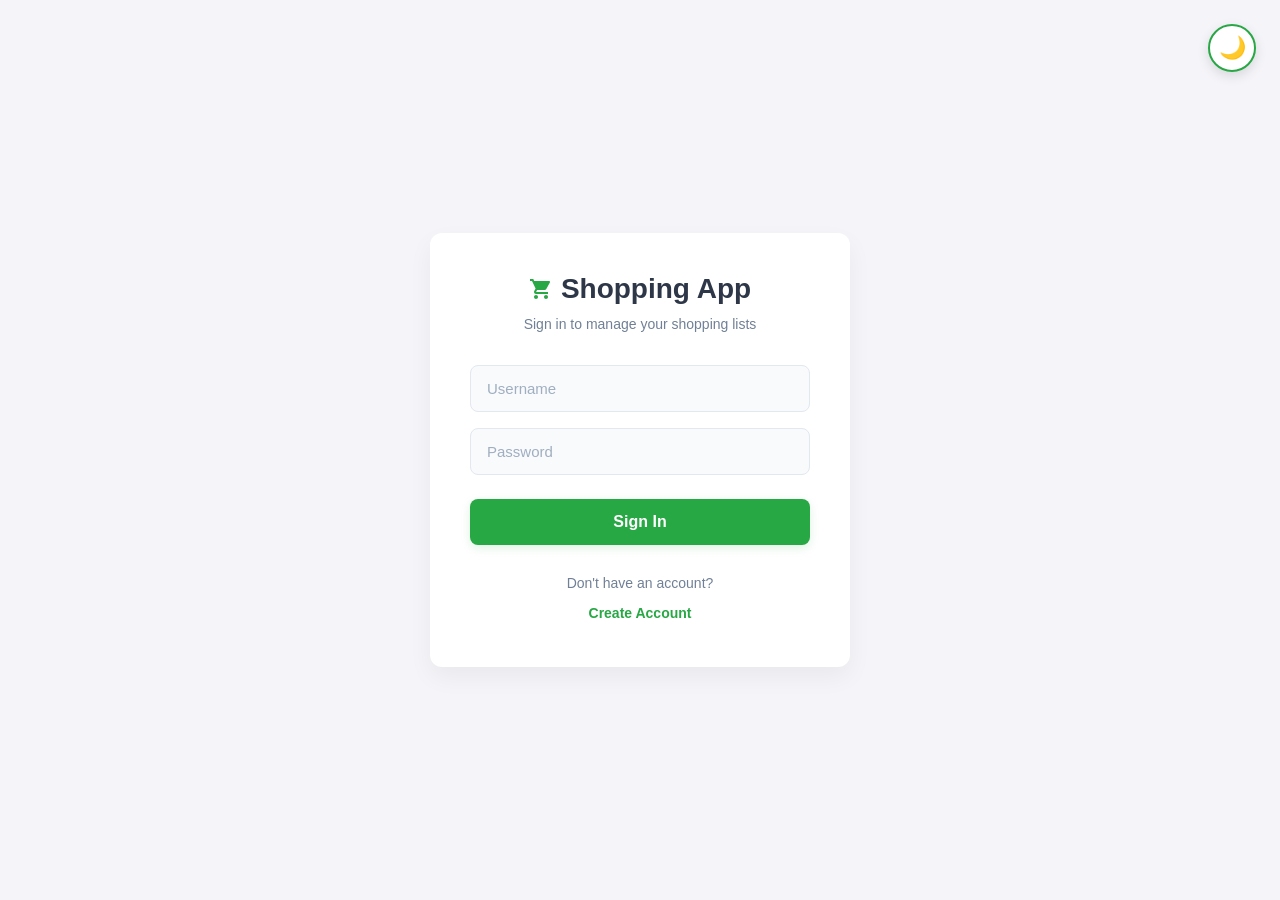
<file: client/index.html>
<!DOCTYPE html>
<html lang="en">
<head>
    <meta charset="UTF-8">
    <title>Shopping Boards</title>
    <link rel="manifest" href="public/manifest.json">
    <meta name="theme-color" content="#28a745">
    <link rel="icon" type="image/x-icon" href="public/assets/favicon.ico">
    <meta name="viewport" content="width=device-width, initial-scale=1.0">
    <link rel="stylesheet" href="src/css/style.css">
</head>
<body>

    <div id="toastContainer" class="toast-container"></div>
    
    <div id="app-layout" style="display: flex; width: 100%; height: 100vh;"></div>

    <script type="module" src="./src/app.js"></script>
    <script src="./src/pwa-register.js"></script>
</body>
</html>
</file>
<file: client/src/css/style.css>
@import './global.css';
@import './layout.css';
@import './shopping.css';
</file>
<file: client/src/css/auth.css>
body {
    height: auto;
    min-height: 100vh;
    min-height: 100dvh;
    overflow-y: auto;
    overflow-x: hidden;
    justify-content: center;
    align-items: center;
    background: var(--bg);
}

.auth-card {
    width: 100%;
    max-width: 100%;
    min-height: 100vh;
    min-height: 100dvh;
    padding: 40px 24px;
    background-color: var(--surface);
    border-radius: 0;
    box-shadow: none;
    text-align: center;
    display: flex;
    flex-direction: column;
    justify-content: center;
    animation: fadeInSlide 0.4s ease-out;
}

.auth-card.hidden {
    display: none !important;
}

.auth-card h2 {
    font-size: 26px;
    font-weight: 700;
    display: flex;
    align-items: center;
    justify-content: center;
}

.auth-card h2::before {
    content: '';
    display: inline-block;
    width: 24px;
    height: 24px;
    margin-right: 8px;
    background-color: var(--primary);
    mask: url("data:image/svg+xml,%3Csvg xmlns='http://www.w3.org/2000/svg' viewBox='0 0 24 24'%3E%3Cpath d='M7 18c-1.1 0-1.99.9-1.99 2S5.9 22 7 22s2-.9 2-2-.9-2-2-2zM1 2v2h2l3.6 7.59-1.35 2.45c-.16.28-.25.61-.25.96 0 1.1.9 2 2 2h12v-2H7.42c-.14 0-.25-.11-.25-.25l.03-.12.9-1.63h7.45c.75 0 1.41-.41 1.75-1.03l3.58-6.49c.08-.14.12-.31.12-.48 0-.55-.45-1-1-1H5.21l-.94-2H1zm16 16c-1.1 0-1.99.9-1.99 2s.89 2 1.99 2 2-.9 2-2-.9-2-2-2z'/%3E%3C/svg%3E") no-repeat center;
    -webkit-mask: url("data:image/svg+xml,%3Csvg xmlns='http://www.w3.org/2000/svg' viewBox='0 0 24 24'%3E%3Cpath d='M7 18c-1.1 0-1.99.9-1.99 2S5.9 22 7 22s2-.9 2-2-.9-2-2-2zM1 2v2h2l3.6 7.59-1.35 2.45c-.16.28-.25.61-.25.96 0 1.1.9 2 2 2h12v-2H7.42c-.14 0-.25-.11-.25-.25l.03-.12.9-1.63h7.45c.75 0 1.41-.41 1.75-1.03l3.58-6.49c.08-.14.12-.31.12-.48 0-.55-.45-1-1-1H5.21l-.94-2H1zm16 16c-1.1 0-1.99.9-1.99 2s.89 2 1.99 2 2-.9 2-2-.9-2-2-2z'/%3E%3C/svg%3E") no-repeat center;
}

.auth-subtitle {
    font-size: 14px;
    color: var(--muted);
    margin-bottom: 30px;
    line-height: 1.4;
}

.auth-card form {
    display: flex;
    flex-direction: column;
    gap: 16px;
    width: 100%;
}

.auth-card input {
    width: 100%;
    padding: 14px 16px;
    font-size: 15px;
    border: 1.5px solid var(--border);
    border-radius: var(--radius);
    background-color: #f8fafc;
    color: var(--text);
    outline: none;
    transition: var(--transition);
}

.auth-card input::placeholder {
    color: #a0aec0;
}

.auth-card input:focus {
    border-color: var(--primary);
    background-color: #fff;
    box-shadow: 0 0 0 3px var(--primary-muted);
}

.auth-card .btn-submit {
    margin-top: 8px;
    width: 100%;
    padding: 14px 16px;
    font-size: 16px;
    font-weight: 600;
    border: none;
    border-radius: var(--radius);
    background: var(--primary);
    color: #ffffff;
    cursor: pointer;
    transition: var(--transition);
    box-shadow: 0 3px 10px rgba(40, 167, 69, 0.15);
}

.auth-card .btn-submit:hover {
    background: var(--primary-hover);
}

.auth-card .btn-submit:active {
    transform: translateY(1px);
    box-shadow: 0 1px 4px rgba(40, 167, 69, 0.05);
}

.auth-card .auth-footer {
    margin-top: 30px;
    font-size: 14px;
    color: var(--muted);
    display: flex;
    flex-direction: column;
    gap: 8px;
    align-items: center;
}

.auth-card .btn-link {
    background: none;
    border: none;
    color: var(--primary);
    font-size: 14px;
    font-weight: 600;
    cursor: pointer;
    padding: 6px 14px;
    border-radius: 20px;
    transition: var(--transition);
}

.auth-card .btn-link:hover {
    color: var(--primary-hover);
    background-color: var(--primary-muted);
}

@keyframes fadeInSlide {
    from {
        opacity: 0;
        transform: translateY(15px);
    }
    to {
        opacity: 1;
        transform: translateY(0);
    }
}


@media (min-width: 480px) {
    .auth-card {
        max-width: 420px;
        min-height: auto;
        padding: 40px;
        border-radius: var(--radius-lg);
        box-shadow: var(--shadow-md);
    }

    .auth-card h2 {
        font-size: 28px;
    }
}
</file>
